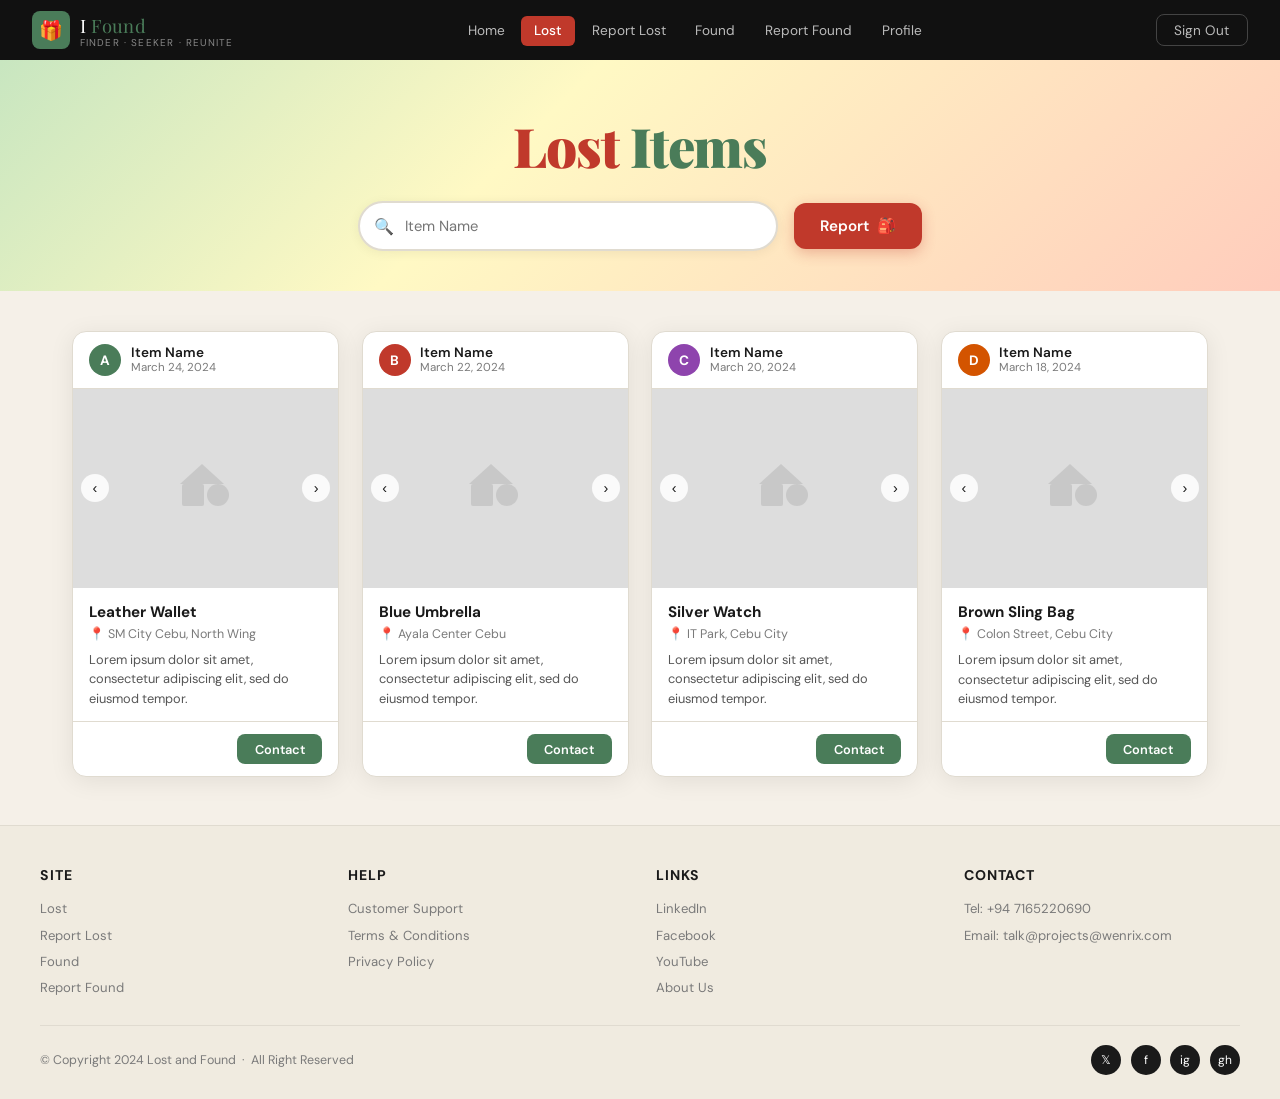
<file: Lostpage.html>
<!DOCTYPE html>
<html lang="en">
<head>
<meta charset="UTF-8" />
<meta name="viewport" content="width=device-width, initial-scale=1.0"/>
<title>Lost Page – I Found</title>
<link href="https://fonts.googleapis.com/css2?family=Playfair+Display:wght@700;900&family=DM+Sans:wght@300;400;500;600&display=swap" rel="stylesheet"/>
<style>
  :root {
    --cream:   #f5f0e8;
    --green:   #4a7c59;
    --red:     #c0392b;
    --dark:    #1a1a1a;
    --muted:   #7a7a7a;
    --card-bg: #ffffff;
    --border:  #e0dbd0;
    --shadow:  0 4px 24px rgba(0,0,0,0.08);
    --radius:  14px;
  }

  *, *::before, *::after { box-sizing: border-box; margin: 0; padding: 0; }

  body {
    font-family: 'DM Sans', sans-serif;
    background: var(--cream);
    color: var(--dark);
    min-height: 100vh;
    display: flex;
    flex-direction: column;
  }

  /* ── NAV ── */
  nav {
    background: #111;
    display: flex;
    align-items: center;
    justify-content: space-between;
    padding: 0 2rem;
    height: 60px;
    position: sticky;
    top: 0;
    z-index: 100;
  }

  .logo {
    display: flex;
    align-items: center;
    gap: .6rem;
    text-decoration: none;
  }

  .logo-icon {
    width: 38px; height: 38px;
    background: var(--green);
    border-radius: 8px;
    display: grid; place-items: center;
    font-size: 1.2rem;
  }

  .logo-text {
    color: #fff;
    font-family: 'Playfair Display', serif;
    font-size: 1.15rem;
    letter-spacing: .02em;
  }

  .logo-text span { color: var(--green); }

  .logo-sub {
    color: #888;
    font-size: .62rem;
    letter-spacing: .12em;
    text-transform: uppercase;
    display: block;
    line-height: 1;
  }

  nav ul {
    list-style: none;
    display: flex;
    gap: .25rem;
  }

  nav ul a {
    color: #bbb;
    text-decoration: none;
    font-size: .85rem;
    padding: .4rem .8rem;
    border-radius: 6px;
    transition: all .2s;
    font-weight: 400;
  }

  nav ul a:hover { color: #fff; background: #222; }
  nav ul a.active { color: #fff; background: var(--red); font-weight: 500; }

  .btn-signout {
    background: transparent;
    border: 1px solid #444;
    color: #bbb;
    padding: .4rem 1.1rem;
    border-radius: 8px;
    font-family: 'DM Sans', sans-serif;
    font-size: .85rem;
    cursor: pointer;
    transition: all .2s;
  }
  .btn-signout:hover { border-color: #fff; color: #fff; }

  /* ── HERO ── */
  .hero {
    background: linear-gradient(135deg, #c8e6c0 0%, #fff9c4 40%, #ffccbc 100%);
    padding: 3.5rem 2rem 2.5rem;
    text-align: center;
  }

  .hero h1 {
    font-family: 'Playfair Display', serif;
    font-size: clamp(2.2rem, 5vw, 3.4rem);
    font-weight: 900;
    letter-spacing: -.02em;
    line-height: 1.1;
    color: var(--red);
  }

  .hero h1 span { color: var(--green); }

  /* ── SEARCH ROW ── */
  .search-row {
    display: flex;
    justify-content: center;
    align-items: center;
    gap: 1rem;
    margin-top: 1.6rem;
    flex-wrap: wrap;
  }

  .search-wrap {
    position: relative;
    width: min(420px, 90vw);
  }

  .search-wrap input {
    width: 100%;
    padding: .8rem 1rem .8rem 2.8rem;
    border: 2px solid var(--border);
    border-radius: 40px;
    font-family: 'DM Sans', sans-serif;
    font-size: .92rem;
    background: #fff;
    color: var(--dark);
    outline: none;
    transition: border-color .2s;
    box-shadow: 0 2px 12px rgba(0,0,0,.06);
  }
  .search-wrap input:focus { border-color: var(--green); }

  .search-wrap .ico {
    position: absolute;
    left: 1rem; top: 50%;
    transform: translateY(-50%);
    color: var(--muted);
    font-size: 1rem;
  }

  .btn-report {
    background: var(--red);
    color: #fff;
    border: none;
    padding: .8rem 1.6rem;
    border-radius: 12px;
    font-family: 'DM Sans', sans-serif;
    font-weight: 600;
    font-size: .95rem;
    cursor: pointer;
    display: flex;
    align-items: center;
    gap: .5rem;
    transition: transform .15s, box-shadow .15s;
    box-shadow: 0 4px 14px rgba(192,57,43,.3);
  }
  .btn-report:hover { transform: translateY(-2px); box-shadow: 0 6px 20px rgba(192,57,43,.4); }
  .btn-report:active { transform: translateY(0); }

  /* ── CARDS GRID ── */
  main {
    flex: 1;
    padding: 2.5rem 2rem 3rem;
    max-width: 1200px;
    margin: 0 auto;
    width: 100%;
  }

  .grid {
    display: grid;
    grid-template-columns: repeat(auto-fill, minmax(240px, 1fr));
    gap: 1.4rem;
  }

  .card {
    background: var(--card-bg);
    border-radius: var(--radius);
    box-shadow: var(--shadow);
    border: 1px solid var(--border);
    overflow: hidden;
    display: flex;
    flex-direction: column;
    transition: transform .2s, box-shadow .2s;
    animation: fadeUp .4s ease both;
  }
  .card:hover { transform: translateY(-4px); box-shadow: 0 10px 32px rgba(0,0,0,.12); }

  @keyframes fadeUp {
    from { opacity:0; transform: translateY(16px); }
    to   { opacity:1; transform: translateY(0); }
  }

  .card:nth-child(1) { animation-delay:.05s; }
  .card:nth-child(2) { animation-delay:.12s; }
  .card:nth-child(3) { animation-delay:.19s; }
  .card:nth-child(4) { animation-delay:.26s; }

  /* card header */
  .card-header {
    display: flex;
    align-items: center;
    gap: .6rem;
    padding: .75rem 1rem;
    border-bottom: 1px solid var(--border);
  }

  .avatar {
    width: 32px; height: 32px;
    border-radius: 50%;
    background: var(--green);
    color: #fff;
    display: grid; place-items: center;
    font-weight: 700;
    font-size: .85rem;
    flex-shrink: 0;
  }

  .card-meta { line-height: 1.2; }
  .card-meta .name { font-weight: 600; font-size: .85rem; }
  .card-meta .date { font-size: .72rem; color: var(--muted); }

  /* carousel */
  .carousel {
    position: relative;
    background: #e8e8e8;
    aspect-ratio: 4/3;
    display: flex;
    align-items: center;
    justify-content: center;
    overflow: hidden;
  }

  .carousel-img {
    width: 100%; height: 100%;
    object-fit: cover;
    display: flex;
    align-items: center;
    justify-content: center;
  }

  .placeholder-img {
    display: flex;
    flex-direction: column;
    align-items: center;
    justify-content: center;
    gap: .5rem;
    width: 100%; height: 100%;
    background: #ddd;
  }

  .placeholder-img svg { opacity: .4; }

  .carousel-btn {
    position: absolute;
    top: 50%; transform: translateY(-50%);
    background: rgba(255,255,255,.85);
    border: none;
    width: 28px; height: 28px;
    border-radius: 50%;
    display: grid; place-items: center;
    cursor: pointer;
    font-size: .9rem;
    color: var(--dark);
    transition: background .15s;
    z-index: 2;
  }
  .carousel-btn:hover { background: #fff; }
  .carousel-btn.prev { left: .5rem; }
  .carousel-btn.next { right: .5rem; }

  /* card body */
  .card-body {
    padding: .85rem 1rem;
    flex: 1;
    display: flex;
    flex-direction: column;
    gap: .3rem;
  }

  .card-title { font-weight: 700; font-size: .95rem; }
  .card-location { font-size: .78rem; color: var(--muted); display: flex; align-items: center; gap: .25rem; }
  .card-desc { font-size: .8rem; color: #555; line-height: 1.5; margin-top: .2rem; }

  .card-footer {
    padding: .75rem 1rem;
    border-top: 1px solid var(--border);
    display: flex;
    justify-content: flex-end;
  }

  .btn-contact {
    background: var(--green);
    color: #fff;
    border: none;
    padding: .4rem 1.1rem;
    border-radius: 8px;
    font-family: 'DM Sans', sans-serif;
    font-size: .8rem;
    font-weight: 600;
    cursor: pointer;
    transition: opacity .15s, transform .15s;
  }
  .btn-contact:hover { opacity: .88; transform: scale(1.03); }

  /* ── FOOTER ── */
  footer {
    background: #f0ebe0;
    border-top: 1px solid var(--border);
    padding: 2.5rem 2rem 1.5rem;
  }

  .footer-inner {
    max-width: 1200px;
    margin: 0 auto;
    display: grid;
    grid-template-columns: repeat(auto-fit, minmax(140px, 1fr));
    gap: 2rem;
  }

  .footer-col h4 {
    font-weight: 700;
    font-size: .88rem;
    margin-bottom: .75rem;
    text-transform: uppercase;
    letter-spacing: .06em;
    color: var(--dark);
  }

  .footer-col a, .footer-col p {
    display: block;
    font-size: .82rem;
    color: var(--muted);
    text-decoration: none;
    line-height: 2;
    transition: color .15s;
  }
  .footer-col a:hover { color: var(--dark); }

  .footer-bottom {
    max-width: 1200px;
    margin: 1.5rem auto 0;
    padding-top: 1.2rem;
    border-top: 1px solid var(--border);
    display: flex;
    align-items: center;
    justify-content: space-between;
    flex-wrap: wrap;
    gap: .5rem;
  }

  .footer-bottom p { font-size: .78rem; color: var(--muted); }

  .social-icons { display: flex; gap: .6rem; }
  .social-icons a {
    width: 30px; height: 30px;
    border-radius: 50%;
    background: var(--dark);
    color: #fff;
    display: grid; place-items: center;
    text-decoration: none;
    font-size: .75rem;
    transition: background .15s;
  }
  .social-icons a:hover { background: var(--green); }
</style>
</head>
<body>

<!-- NAV -->
<nav>
  <a class="logo" href="#">
    <div class="logo-icon">🎁</div>
    <div>
      <span class="logo-text">I <span>Found</span></span>
      <span class="logo-sub">finder · seeker · reunite</span>
    </div>
  </a>

  <ul>
    <li><a href="#">Home</a></li>
    <li><a href="#" class="active">Lost</a></li>
    <li><a href="#">Report Lost</a></li>
    <li><a href="#">Found</a></li>
    <li><a href="#">Report Found</a></li>
    <li><a href="#">Profile</a></li>
  </ul>

  <button class="btn-signout">Sign Out</button>
</nav>

<!-- HERO -->
<section class="hero">
  <h1>Lost <span>Items</span></h1>

  <div class="search-row">
    <div class="search-wrap">
      <span class="ico">🔍</span>
      <input type="text" placeholder="Item Name" id="searchInput" oninput="filterCards()"/>
    </div>
    <button class="btn-report">Report &nbsp;🎒</button>
  </div>
</section>

<!-- CARDS -->
<main>
  <div class="grid" id="cardGrid">

    <!-- Card 1 -->
    <article class="card" data-title="Leather Wallet">
      <div class="card-header">
        <div class="avatar">A</div>
        <div class="card-meta">
          <div class="name">Item Name</div>
          <div class="date">March 24, 2024</div>
        </div>
      </div>
      <div class="carousel">
        <div class="placeholder-img">
          <svg width="64" height="64" viewBox="0 0 64 64" fill="none">
            <rect x="8" y="28" width="22" height="22" rx="2" fill="#aaa"/>
            <circle cx="44" cy="39" r="11" fill="#aaa"/>
            <polygon points="28,8 50,28 6,28" fill="#aaa"/>
          </svg>
        </div>
        <button class="carousel-btn prev">&#8249;</button>
        <button class="carousel-btn next">&#8250;</button>
      </div>
      <div class="card-body">
        <div class="card-title">Leather Wallet</div>
        <div class="card-location">📍 SM City Cebu, North Wing</div>
        <p class="card-desc">Lorem ipsum dolor sit amet, consectetur adipiscing elit, sed do eiusmod tempor.</p>
      </div>
      <div class="card-footer">
        <button class="btn-contact">Contact</button>
      </div>
    </article>

    <!-- Card 2 -->
    <article class="card" data-title="Blue Umbrella">
      <div class="card-header">
        <div class="avatar" style="background:#c0392b;">B</div>
        <div class="card-meta">
          <div class="name">Item Name</div>
          <div class="date">March 22, 2024</div>
        </div>
      </div>
      <div class="carousel">
        <div class="placeholder-img">
          <svg width="64" height="64" viewBox="0 0 64 64" fill="none">
            <rect x="8" y="28" width="22" height="22" rx="2" fill="#aaa"/>
            <circle cx="44" cy="39" r="11" fill="#aaa"/>
            <polygon points="28,8 50,28 6,28" fill="#aaa"/>
          </svg>
        </div>
        <button class="carousel-btn prev">&#8249;</button>
        <button class="carousel-btn next">&#8250;</button>
      </div>
      <div class="card-body">
        <div class="card-title">Blue Umbrella</div>
        <div class="card-location">📍 Ayala Center Cebu</div>
        <p class="card-desc">Lorem ipsum dolor sit amet, consectetur adipiscing elit, sed do eiusmod tempor.</p>
      </div>
      <div class="card-footer">
        <button class="btn-contact">Contact</button>
      </div>
    </article>

    <!-- Card 3 -->
    <article class="card" data-title="Silver Watch">
      <div class="card-header">
        <div class="avatar" style="background:#8e44ad;">C</div>
        <div class="card-meta">
          <div class="name">Item Name</div>
          <div class="date">March 20, 2024</div>
        </div>
      </div>
      <div class="carousel">
        <div class="placeholder-img">
          <svg width="64" height="64" viewBox="0 0 64 64" fill="none">
            <rect x="8" y="28" width="22" height="22" rx="2" fill="#aaa"/>
            <circle cx="44" cy="39" r="11" fill="#aaa"/>
            <polygon points="28,8 50,28 6,28" fill="#aaa"/>
          </svg>
        </div>
        <button class="carousel-btn prev">&#8249;</button>
        <button class="carousel-btn next">&#8250;</button>
      </div>
      <div class="card-body">
        <div class="card-title">Silver Watch</div>
        <div class="card-location">📍 IT Park, Cebu City</div>
        <p class="card-desc">Lorem ipsum dolor sit amet, consectetur adipiscing elit, sed do eiusmod tempor.</p>
      </div>
      <div class="card-footer">
        <button class="btn-contact">Contact</button>
      </div>
    </article>

    <!-- Card 4 -->
    <article class="card" data-title="Brown Sling Bag">
      <div class="card-header">
        <div class="avatar" style="background:#d35400;">D</div>
        <div class="card-meta">
          <div class="name">Item Name</div>
          <div class="date">March 18, 2024</div>
        </div>
      </div>
      <div class="carousel">
        <div class="placeholder-img">
          <svg width="64" height="64" viewBox="0 0 64 64" fill="none">
            <rect x="8" y="28" width="22" height="22" rx="2" fill="#aaa"/>
            <circle cx="44" cy="39" r="11" fill="#aaa"/>
            <polygon points="28,8 50,28 6,28" fill="#aaa"/>
          </svg>
        </div>
        <button class="carousel-btn prev">&#8249;</button>
        <button class="carousel-btn next">&#8250;</button>
      </div>
      <div class="card-body">
        <div class="card-title">Brown Sling Bag</div>
        <div class="card-location">📍 Colon Street, Cebu City</div>
        <p class="card-desc">Lorem ipsum dolor sit amet, consectetur adipiscing elit, sed do eiusmod tempor.</p>
      </div>
      <div class="card-footer">
        <button class="btn-contact">Contact</button>
      </div>
    </article>

  </div>
</main>

<!-- FOOTER -->
<footer>
  <div class="footer-inner">
    <div class="footer-col">
      <h4>Site</h4>
      <a href="#">Lost</a>
      <a href="#">Report Lost</a>
      <a href="#">Found</a>
      <a href="#">Report Found</a>
    </div>
    <div class="footer-col">
      <h4>Help</h4>
      <a href="#">Customer Support</a>
      <a href="#">Terms & Conditions</a>
      <a href="#">Privacy Policy</a>
    </div>
    <div class="footer-col">
      <h4>Links</h4>
      <a href="#">LinkedIn</a>
      <a href="#">Facebook</a>
      <a href="#">YouTube</a>
      <a href="#">About Us</a>
    </div>
    <div class="footer-col">
      <h4>Contact</h4>
      <p>Tel: +94 7165220690</p>
      <p>Email: talk@projects@wenrix.com</p>
    </div>
  </div>

  <div class="footer-bottom">
    <p>© Copyright 2024 Lost and Found &nbsp;·&nbsp; All Right Reserved</p>
    <div class="social-icons">
      <a href="#" title="Twitter">𝕏</a>
      <a href="#" title="Facebook">f</a>
      <a href="#" title="Instagram">ig</a>
      <a href="#" title="GitHub">gh</a>
    </div>
  </div>
</footer>

<script>
  // Search / filter
  function filterCards() {
    const q = document.getElementById('searchInput').value.toLowerCase();
    document.querySelectorAll('.card').forEach(card => {
      const title = card.dataset.title.toLowerCase();
      const desc  = card.querySelector('.card-desc').textContent.toLowerCase();
      card.style.display = (title.includes(q) || desc.includes(q)) ? '' : 'none';
    });
  }

  // Carousel stub (cycles placeholder message if you add real images later)
  document.querySelectorAll('.carousel').forEach(c => {
    let idx = 0;
    const imgs = ['🖼️', '📷', '🗂️'];
    c.querySelector('.prev').addEventListener('click', () => {
      idx = (idx - 1 + imgs.length) % imgs.length;
    });
    c.querySelector('.next').addEventListener('click', () => {
      idx = (idx + 1) % imgs.length;
    });
  });

  // Contact button
  document.querySelectorAll('.btn-contact').forEach(btn => {
    btn.addEventListener('click', () => {
      alert('Contact form coming soon! 📬');
    });
  });

  // Report button
  document.querySelector('.btn-report').addEventListener('click', () => {
    alert('Report Lost Item form coming soon! 📋');
  });
</script>
</body>
</html>
</file>
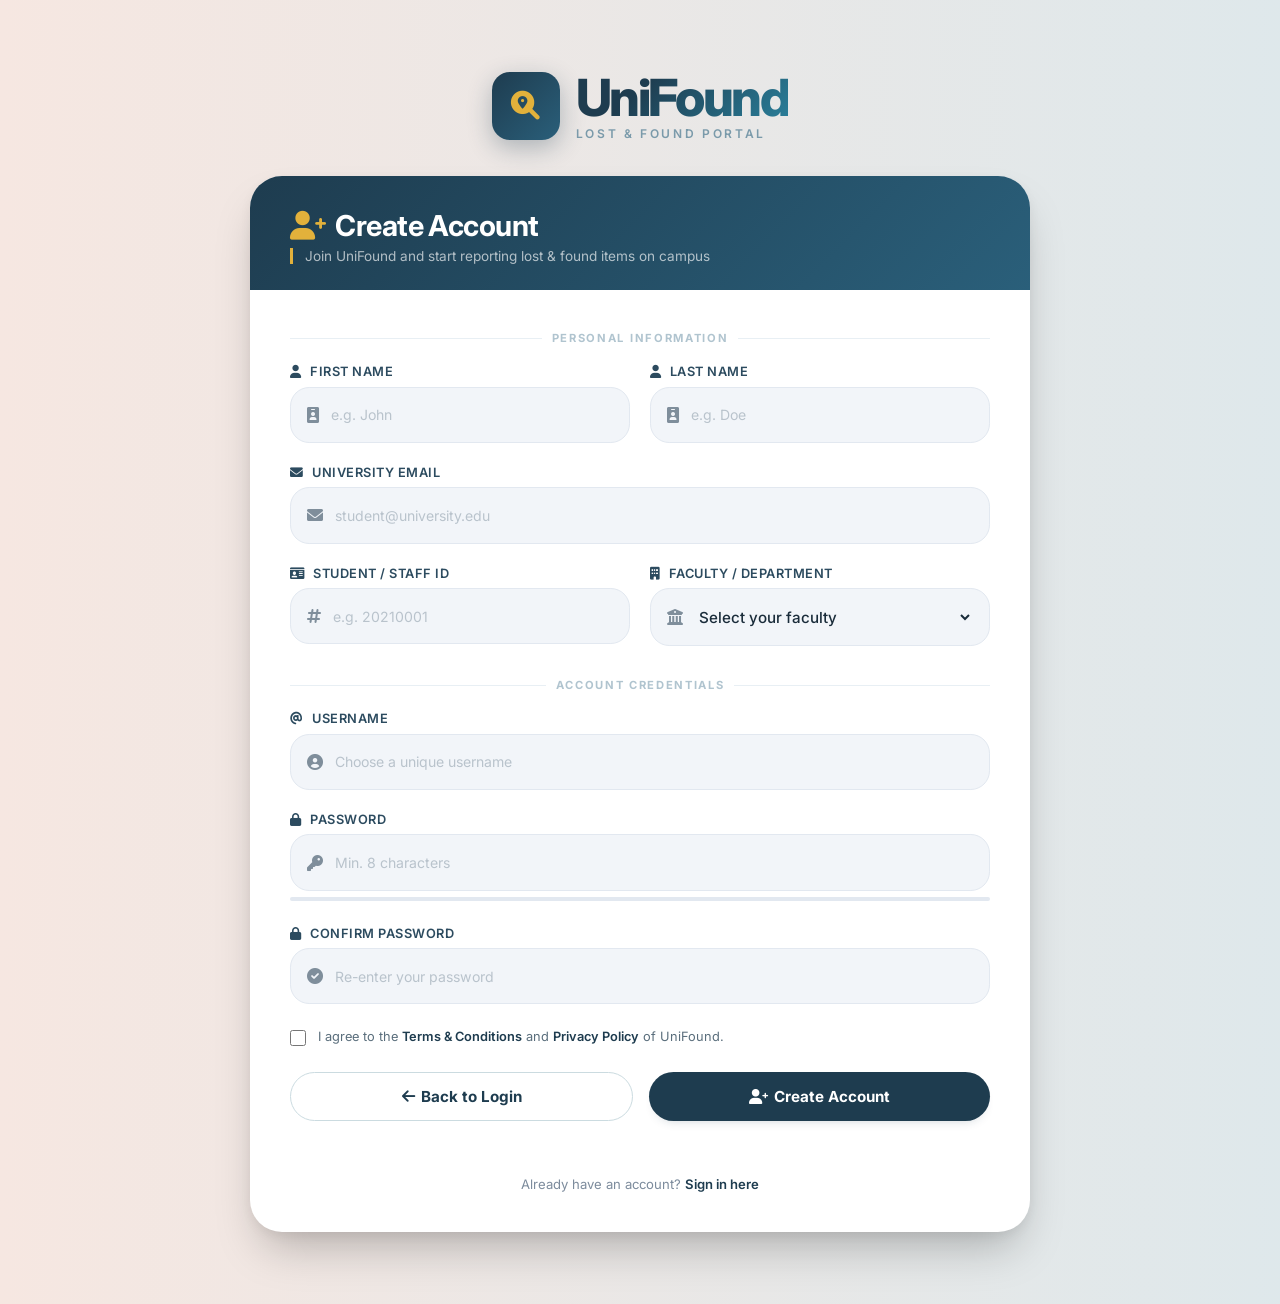
<file: Register.html>
<!DOCTYPE html>
<html lang="en">
<head>
  <meta charset="UTF-8">
  <meta name="viewport" content="width=device-width, initial-scale=1.0, user-scalable=yes">
  <title>UniFound - Create Account</title>
  <link href="https://fonts.googleapis.com/css2?family=Inter:opsz,wght@14..32,300;14..32,400;14..32,500;14..32,600;14..32,700&display=swap" rel="stylesheet">
  <link rel="stylesheet" href="https://cdnjs.cloudflare.com/ajax/libs/font-awesome/6.0.0-beta3/css/all.min.css">
  <style>
    * { margin: 0; padding: 0; box-sizing: border-box; }

    body {
      background: linear-gradient(270deg, #f6e7e1, #dff5c7, #c7e9f5, #f6e7e1);
      background-size: 600% 600%;
      animation: gradientMove 12s ease infinite;
      font-family: 'Inter', sans-serif;
      min-height: 100vh;
      padding: 1.5rem;
      display: flex;
      align-items: flex-start;
      justify-content: center;
    }

    @keyframes gradientMove {
      0%   { background-position: 0% 50%; }
      50%  { background-position: 100% 50%; }
      100% { background-position: 0% 50%; }
    }

    .page-wrapper {
      display: flex;
      flex-direction: column;
      align-items: center;
      width: 100%;
      padding-top: 3rem;
      padding-bottom: 3rem;
    }

    /* ── BRAND HEADER ── */
    .main-title {
      display: flex;
      align-items: center;
      justify-content: center;
      gap: 1rem;
      margin-bottom: 36px;
    }

    .brand-icon {
      width: 68px; height: 68px;
      background: linear-gradient(135deg, #1E3C4F, #2A5F7A);
      border-radius: 18px;
      display: flex; align-items: center; justify-content: center;
      box-shadow: 0 8px 24px rgba(30,60,79,0.3);
      flex-shrink: 0;
    }
    .brand-icon i { color: #e2b13b; font-size: 1.8rem; }

    .brand-text { display: flex; flex-direction: column; align-items: flex-start; line-height: 1; }
    .brand-name {
      font-size: 3.2rem; font-weight: 800; letter-spacing: -0.05em;
      background: linear-gradient(135deg, #1E3C4F 30%, #2A7F9A);
      -webkit-background-clip: text; background-clip: text; color: transparent;
    }
    .brand-tagline {
      font-size: 0.75rem; font-weight: 600; letter-spacing: 0.22em;
      text-transform: uppercase; color: #7a9aaa; margin-top: 5px;
    }

    /* ── CARD ── */
    .reg-container {
      max-width: 780px;
      width: 100%;
      background: #fff;
      border-radius: 2rem;
      box-shadow: 0 25px 45px -12px rgba(0,0,0,0.25), 0 4px 12px rgba(0,0,0,0.05);
      overflow: hidden;
    }

    /* ── CARD HEADER BANNER ── */
    .reg-header {
      background: linear-gradient(135deg, #1E3C4F, #2A5F7A);
      padding: 2rem 2.5rem 1.6rem;
    }
    .reg-header-title {
      font-size: 1.8rem; font-weight: 700; color: #fff; letter-spacing: -0.02em;
      margin-bottom: 0.3rem;
    }
    .reg-header-sub {
      font-size: 0.85rem; color: rgba(255,255,255,0.65);
      border-left: 3px solid #e2b13b; padding-left: 0.75rem;
    }

    /* ── FORM BODY ── */
    .reg-body { padding: 2rem 2.5rem 2.5rem; }

    /* two-column row */
    .form-row {
      display: flex;
      gap: 1.2rem;
      flex-wrap: wrap;
    }
    .form-row .input-group { flex: 1; min-width: 200px; }

    .input-group {
      margin-bottom: 1.4rem;
      display: flex;
      flex-direction: column;
    }

    .input-group label {
      font-size: 0.8rem; font-weight: 600;
      text-transform: uppercase; letter-spacing: 0.5px;
      color: #2c4b5f; margin-bottom: 0.45rem;
    }

    .input-wrapper {
      display: flex; align-items: center;
      background: #f2f5f9;
      border-radius: 1.2rem;
      padding: 0.5rem 1rem;
      border: 1px solid #e2e8f0;
      transition: all 0.2s;
    }
    .input-wrapper i { color: #7f8e9b; font-size: 1rem; margin-right: 0.75rem; }
    .input-wrapper input, .input-wrapper select {
      border: none; background: transparent; width: 100%;
      font-size: 0.95rem; font-weight: 500; padding: 0.6rem 0;
      outline: none; font-family: 'Inter', sans-serif; color: #1a2c3a;
    }
    .input-wrapper select { cursor: pointer; }
    .input-wrapper input::placeholder { color: #b9c3cc; font-weight: 400; font-size: 0.88rem; }
    .input-wrapper:focus-within {
      border-color: #e2b13b;
      box-shadow: 0 0 0 3px rgba(226,177,59,0.2);
      background: #fff;
    }

    /* password strength bar */
    .strength-bar-wrap {
      height: 4px; background: #e2e8f0; border-radius: 99px;
      margin-top: 6px; overflow: hidden;
    }
    .strength-bar {
      height: 100%; width: 0; border-radius: 99px;
      transition: width 0.3s, background 0.3s;
    }
    .strength-label {
      font-size: 0.7rem; color: #9aafba; margin-top: 3px; text-align: right;
    }

    /* section divider */
    .section-label {
      font-size: 0.7rem; font-weight: 700; letter-spacing: 0.15em;
      text-transform: uppercase; color: #b0c4cf;
      display: flex; align-items: center; gap: 0.6rem;
      margin: 0.6rem 0 1.2rem;
    }
    .section-label::before, .section-label::after {
      content: ''; flex: 1; height: 1px; background: #e8eff4;
    }

    /* terms checkbox */
    .terms-row {
      display: flex; align-items: flex-start; gap: 0.75rem;
      margin-bottom: 1.6rem;
    }
    .terms-row input[type="checkbox"] {
      margin-top: 3px; accent-color: #1E3C4F;
      width: 16px; height: 16px; flex-shrink: 0; cursor: pointer;
    }
    .terms-row label {
      font-size: 0.8rem; color: #5a6e7c; line-height: 1.5; cursor: pointer;
    }
    .terms-row a { color: #1E3C4F; font-weight: 600; text-decoration: none; }
    .terms-row a:hover { color: #e2b13b; }

    /* buttons */
    .btn-row { display: flex; gap: 1rem; flex-wrap: wrap; }

    .btn {
      flex: 1; padding: 0.9rem 0;
      border-radius: 2.5rem; font-weight: 700;
      font-size: 0.95rem; cursor: pointer;
      transition: all 0.2s ease; text-align: center;
      border: none; font-family: 'Inter', sans-serif;
    }
    .btn-register {
      background: #1E3C4F; color: white;
      box-shadow: 0 6px 12px -8px rgba(30,60,79,0.3);
    }
    .btn-register:hover { background: #0f2e3f; transform: translateY(-2px); }

    .btn-back {
      background: transparent; color: #1E3C4F;
      border: 1.5px solid #cbdbe0;
    }
    .btn-back:hover { background: #f0f4fa; border-color: #1E3C4F; }

    /* toast */
    .toast-msg {
      background: #2c5a70; color: white;
      padding: 0.5rem 1rem; border-radius: 3rem;
      font-size: 0.75rem; font-weight: 500;
      text-align: center; margin-top: 1rem;
      opacity: 0; transition: opacity 0.2s; pointer-events: none;
    }
    .toast-msg.show { opacity: 1; }

    /* back link at bottom */
    .back-to-login {
      text-align: center; margin-top: 1.4rem;
      font-size: 0.82rem; color: #7c8b9c;
    }
    .back-to-login a {
      color: #1E3C4F; font-weight: 600; text-decoration: none; transition: color 0.2s;
    }
    .back-to-login a:hover { color: #e2b13b; }

    /* ── RESPONSIVE ── */
    @media (max-width: 600px) {
      .reg-header, .reg-body { padding-left: 1.5rem; padding-right: 1.5rem; }
      .form-row { flex-direction: column; gap: 0; }
      .btn-row { flex-direction: column; }
      .btn { width: 100%; }
    }
  </style>
</head>
<body>
<div class="page-wrapper">

  <!-- Brand Header -->
  <div class="main-title">
    <div class="brand-icon"><i class="fas fa-search-location"></i></div>
    <div class="brand-text">
      <span class="brand-name">UniFound</span>
      <span class="brand-tagline">Lost &amp; Found Portal</span>
    </div>
  </div>

  <!-- Registration Card -->
  <div class="reg-container">

    <!-- Card Banner -->
    <div class="reg-header">
      <div class="reg-header-title"><i class="fas fa-user-plus" style="margin-right:10px; color:#e2b13b;"></i>Create Account</div>
      <div class="reg-header-sub">Join UniFound and start reporting lost &amp; found items on campus</div>
    </div>

    <!-- Form -->
    <div class="reg-body">
      <form id="registerForm" novalidate>

        <div class="section-label">Personal Information</div>

        <div class="form-row">
          <div class="input-group">
            <label><i class="fas fa-user" style="margin-right:5px;"></i> First Name</label>
            <div class="input-wrapper">
              <i class="fas fa-id-badge"></i>
              <input type="text" id="firstName" placeholder="e.g. John" autocomplete="given-name">
            </div>
          </div>
          <div class="input-group">
            <label><i class="fas fa-user" style="margin-right:5px;"></i> Last Name</label>
            <div class="input-wrapper">
              <i class="fas fa-id-badge"></i>
              <input type="text" id="lastName" placeholder="e.g. Doe" autocomplete="family-name">
            </div>
          </div>
        </div>

        <div class="input-group">
          <label><i class="fas fa-envelope" style="margin-right:5px;"></i> University Email</label>
          <div class="input-wrapper">
            <i class="fas fa-envelope"></i>
            <input type="email" id="email" placeholder="student@university.edu" autocomplete="email">
          </div>
        </div>

        <div class="form-row">
          <div class="input-group">
            <label><i class="fas fa-id-card" style="margin-right:5px;"></i> Student / Staff ID</label>
            <div class="input-wrapper">
              <i class="fas fa-hashtag"></i>
              <input type="text" id="studentId" placeholder="e.g. 20210001">
            </div>
          </div>
          <div class="input-group">
            <label><i class="fas fa-building" style="margin-right:5px;"></i> Faculty / Department</label>
            <div class="input-wrapper">
              <i class="fas fa-university"></i>
              <select id="faculty">
                <option value="" disabled selected>Select your faculty</option>
                <option>Faculty of Computing</option>
                <option>Faculty of Engineering</option>
                <option>Faculty of Business</option>
                <option>Faculty of Science</option>
                <option>Faculty of Arts</option>
                <option>Faculty of Medicine</option>
                <option>Administrative Staff</option>
                <option>Other</option>
              </select>
            </div>
          </div>
        </div>

        <div class="section-label">Account Credentials</div>

        <div class="input-group">
          <label><i class="fas fa-at" style="margin-right:5px;"></i> Username</label>
          <div class="input-wrapper">
            <i class="fas fa-user-circle"></i>
            <input type="text" id="regUsername" placeholder="Choose a unique username" autocomplete="username">
          </div>
        </div>

        <div class="input-group">
          <label><i class="fas fa-lock" style="margin-right:5px;"></i> Password</label>
          <div class="input-wrapper">
            <i class="fas fa-key"></i>
            <input type="password" id="regPassword" placeholder="Min. 8 characters" autocomplete="new-password">
          </div>
          <div class="strength-bar-wrap"><div class="strength-bar" id="strengthBar"></div></div>
          <div class="strength-label" id="strengthLabel"></div>
        </div>

        <div class="input-group">
          <label><i class="fas fa-lock" style="margin-right:5px;"></i> Confirm Password</label>
          <div class="input-wrapper">
            <i class="fas fa-check-circle"></i>
            <input type="password" id="confirmPassword" placeholder="Re-enter your password" autocomplete="new-password">
          </div>
        </div>

        <!-- Terms -->
        <div class="terms-row">
          <input type="checkbox" id="termsCheck">
          <label for="termsCheck">
            I agree to the <a href="#">Terms &amp; Conditions</a> and <a href="#">Privacy Policy</a> of UniFound.
          </label>
        </div>

        <!-- Buttons -->
        <div class="btn-row">
          <button type="button" class="btn btn-back" id="backBtn"><i class="fas fa-arrow-left" style="margin-right:6px;"></i>Back to Login</button>
          <button type="submit" class="btn btn-register"><i class="fas fa-user-plus" style="margin-right:6px;"></i>Create Account</button>
        </div>

        <div id="regFeedback" class="toast-msg"></div>

      </form>

      <div class="back-to-login">
        Already have an account? <a href="unifound-login.html">Sign in here</a>
      </div>
    </div>
  </div>
</div>

<script>
document.addEventListener('DOMContentLoaded', function () {

  const form            = document.getElementById('registerForm');
  const backBtn         = document.getElementById('backBtn');
  const feedbackDiv     = document.getElementById('regFeedback');
  const passwordInput   = document.getElementById('regPassword');
  const confirmInput    = document.getElementById('confirmPassword');
  const strengthBar     = document.getElementById('strengthBar');
  const strengthLabel   = document.getElementById('strengthLabel');

  // ── Toast ──
  function showMessage(text, isError = false) {
    feedbackDiv.innerText = text;
    feedbackDiv.style.backgroundColor = isError ? '#bc5a3c' : '#2c7a50';
    feedbackDiv.classList.add('show');
    setTimeout(() => feedbackDiv.classList.remove('show'), 3200);
  }

  // ── Password strength ──
  passwordInput.addEventListener('input', function () {
    const val = this.value;
    let score = 0;
    if (val.length >= 8)              score++;
    if (/[A-Z]/.test(val))            score++;
    if (/[0-9]/.test(val))            score++;
    if (/[^A-Za-z0-9]/.test(val))    score++;

    const levels = [
      { w: '0%',   bg: 'transparent', label: '' },
      { w: '25%',  bg: '#e05252',     label: 'Weak' },
      { w: '50%',  bg: '#e2b13b',     label: 'Fair' },
      { w: '75%',  bg: '#4fb3d4',     label: 'Good' },
      { w: '100%', bg: '#4caf7d',     label: 'Strong' },
    ];
    const lvl = levels[score] || levels[0];
    strengthBar.style.width      = lvl.w;
    strengthBar.style.background = lvl.bg;
    strengthLabel.textContent    = lvl.label;
    strengthLabel.style.color    = lvl.bg;
  });

  // ── Back button ──
  backBtn.addEventListener('click', () => {
    window.location.href = 'unifound-login.html';
  });

  // ── Form submit ──
  form.addEventListener('submit', function (e) {
    e.preventDefault();

    const firstName = document.getElementById('firstName').value.trim();
    const lastName  = document.getElementById('lastName').value.trim();
    const email     = document.getElementById('email').value.trim();
    const studentId = document.getElementById('studentId').value.trim();
    const faculty   = document.getElementById('faculty').value;
    const username  = document.getElementById('regUsername').value.trim();
    const password  = passwordInput.value;
    const confirm   = confirmInput.value;
    const terms     = document.getElementById('termsCheck').checked;

    if (!firstName) { showMessage('❗ Please enter your first name.', true); return; }
    if (!lastName)  { showMessage('❗ Please enter your last name.', true);  return; }
    if (!email || !email.includes('@')) { showMessage('📧 Please enter a valid email address.', true); return; }
    if (!studentId) { showMessage('🪪 Please enter your Student/Staff ID.', true); return; }
    if (!faculty)   { showMessage('🏛️ Please select your faculty.', true); return; }
    if (!username)  { showMessage('👤 Please choose a username.', true); return; }
    if (password.length < 8) { showMessage('🔐 Password must be at least 8 characters.', true); return; }
    if (password !== confirm) { showMessage('🔑 Passwords do not match.', true); return; }
    if (!terms) { showMessage('📋 Please accept the Terms & Conditions.', true); return; }

    // Success
    showMessage(`🎉 Welcome, ${firstName}! Your account has been created successfully.`);
    setTimeout(() => { window.location.href = 'unifound-login.html'; }, 2500);
  });

});
</script>
</body>
</html>
</file>
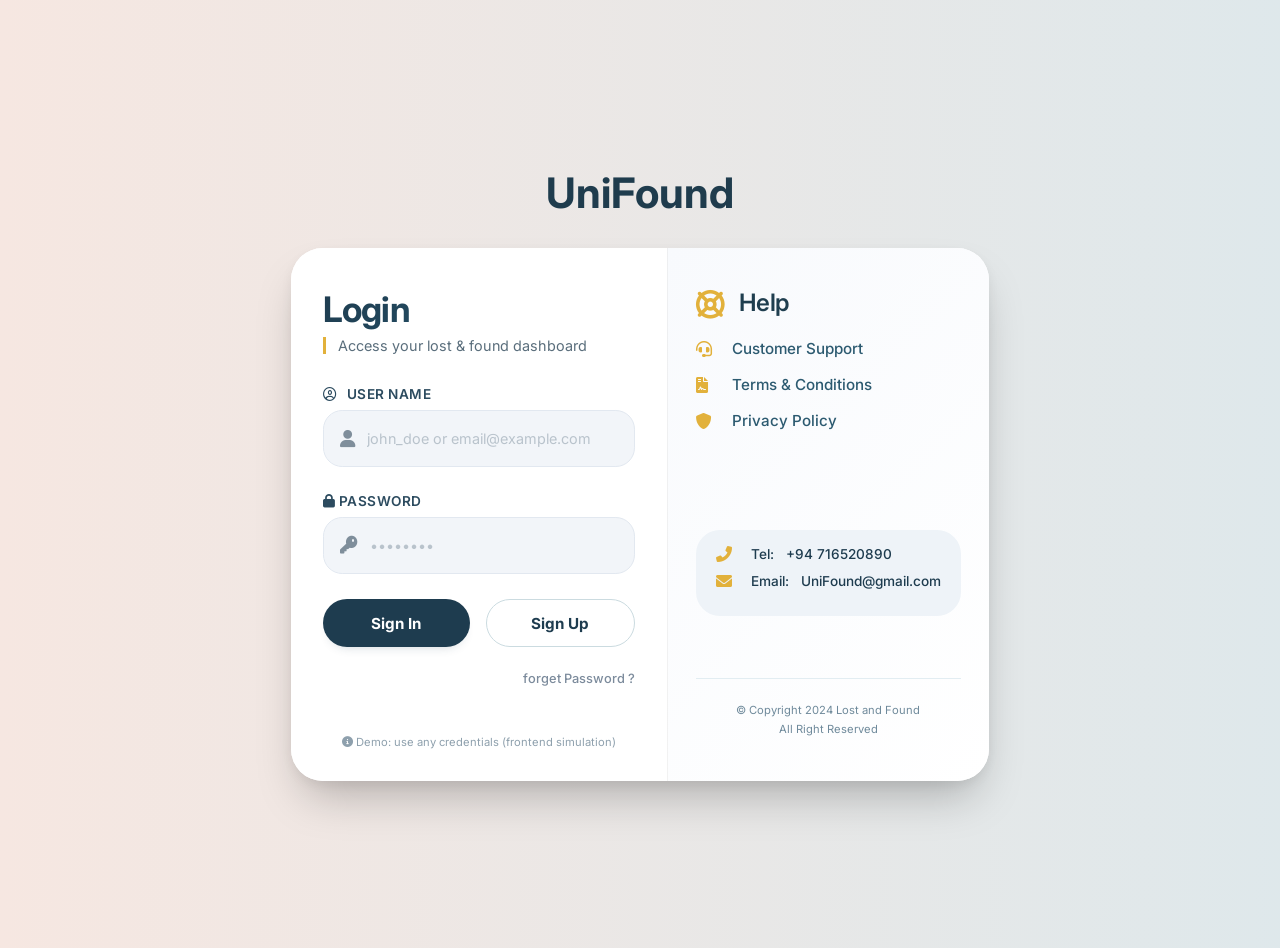
<file: LoginPage/LoginPage.html>
<!DOCTYPE html>
<html lang="en">
<head>
  <meta charset="UTF-8">
  <meta name="viewport" content="width=device-width, initial-scale=1.0, user-scalable=yes">
  <title>UniFound -Lost and Found | Login Portal</title>
  <link href="https://fonts.googleapis.com/css2?family=Inter:opsz,wght@14..32,300;14..32,400;14..32,500;14..32,600;14..32,700&display=swap" rel="stylesheet">
  <link rel="stylesheet" href="https://cdnjs.cloudflare.com/ajax/libs/font-awesome/6.0.0-beta3/css/all.min.css">
  <link rel="stylesheet" href="style.css">
</head>
<body>

<div class="page-wrapper">
  <div class="main-title">UniFound</div>

<div class="login-container">
  <div class="login-grid">
    <div class="form-section">
      <div class="login-title">Login</div>
      <div class="login-sub">Access your lost & found dashboard</div>

      <!-- Login form (Sign In) -->
      <form id="signinForm" action="#" method="post">
        <div class="input-group">
          <label><i class="far fa-user-circle" style="margin-right: 6px;"></i> User Name</label>
          <div class="input-wrapper">
            <i class="fas fa-user"></i>
            <input type="text" id="username" name="username" placeholder="john_doe or email@example.com" autocomplete="username">
          </div>
        </div>

        <div class="input-group">
          <label><i class="fas fa-lock"></i> Password</label>
          <div class="input-wrapper">
            <i class="fas fa-key"></i>
            <input type="password" id="password" name="password" placeholder="••••••••" autocomplete="current-password">
          </div>
        </div>

        <div class="button-group">
          <button type="submit" class="btn btn-signin" id="signInBtn">Sign In</button>
          <button type="button" class="btn btn-signup" id="signUpBtn">Sign Up</button>
        </div>

        <div class="forgot-link">
          <a href="#" id="forgotPasswordLink">forget Password ?</a>
        </div>

        <div id="formFeedback" class="toast-msg"></div>
        <div class="demo-hint">
          <i class="fas fa-info-circle"></i> Demo: use any credentials (frontend simulation)
        </div>
      </form>
    </div>

    <div class="info-section">
      <div>
        <div class="help-heading">
          <i class="fas fa-life-ring" style="font-size: 1.8rem; vertical-align: middle; margin-right: 8px; color: #e2b13b;"></i> 
          Help
        </div>
        <ul class="help-links">
          <li><a href="#" class="help-link-item" data-help="Customer Support"><i class="fas fa-headset"></i> Customer Support</a></li>
          <li><a href="#" class="help-link-item" data-help="Terms & Conditions"><i class="fas fa-file-contract"></i> Terms & Conditions</a></li>
          <li><a href="#" class="help-link-item" data-help="Privacy Policy"><i class="fas fa-shield-alt"></i> Privacy Policy</a></li>
        </ul>
      </div>

      <div class="contact-details">
        <p><i class="fas fa-phone-alt"></i> Tel: <a href="tel:+94716520890">+94 716520890</a></p>
        <p><i class="fas fa-envelope"></i> Email: <a href="mailto:UniFound@gmail.com">UniFound@gmail.com</a></p>
      </div>

      <div class="copyright">
        <p>© Copyright 2024 Lost and Found</p>
        <p>All Right Reserved</p>
      </div>
    </div>
  </div>
</div>

<script src="script.js"></script>
</body>

</html>
</file>
<file: LoginPage/style.css>
/* ============================================
   RESET & BASE STYLES
   ============================================ */
* {
  margin: 0;
  padding: 0;
  box-sizing: border-box;
}

.page-wrapper {
  display: flex;
  flex-direction: column;
  align-items: center;   /* centers horizontally */
  justify-content: center;
  min-height: 100vh;
}

.main-title {
  font-size: 42px;
  font-weight: 700;
  color: #1f3c4d;
  margin-bottom: 30px;
  text-align: center;
}

body {
  background: linear-gradient(270deg, #f6e7e1, #dff5c7, #c7e9f5, #f6e7e1);
  background-size: 600% 600%;
  animation: gradientMove 12s ease infinite;

  font-family: 'Inter', sans-serif;
  display: flex;
  align-items: center;
  justify-content: center;
  min-height: 100vh;
  padding: 1.5rem;
}

/* Animation */
@keyframes gradientMove {
  0% {
    background-position: 0% 50%;
  }
  50% {
    background-position: 100% 50%;
  }
  100% {
    background-position: 0% 50%;
  }
}


/* ============================================
   MAIN CONTAINER
   ============================================ */
.login-container {
  max-width: 1100px;
  width: 100%;
  background: #ffffff;
  border-radius: 2rem;
  box-shadow: 0 25px 45px -12px rgba(0, 0, 0, 0.25), 0 4px 12px rgba(0, 0, 0, 0.05);
  overflow: hidden;
  transition: all 0.2s ease;
}

/* ============================================
   TWO-COLUMN GRID
   ============================================ */
.login-grid {
  display: flex;
  flex-wrap: wrap;
}

/* LEFT COLUMN — LOGIN FORM */
.form-section {
  flex: 1.4;
  background: white;
  padding: 2.5rem 2rem 2rem 2rem;
}

/* RIGHT COLUMN — HELP & CONTACT */
.info-section {
  flex: 1;
  background: linear-gradient(135deg, #f8fafd 0%, #ffffff 100%);
  border-left: 1px solid rgba(0, 0, 0, 0.05);
  padding: 2.5rem 1.8rem;
  display: flex;
  flex-direction: column;
  justify-content: space-between;
}

/* ============================================
   TYPOGRAPHY & HEADINGS
   ============================================ */
.login-title {
  font-size: 2.2rem;
  font-weight: 700;
  letter-spacing: -0.02em;
  background: linear-gradient(135deg, #1E3C4F, #2A5F7A);
  -webkit-background-clip: text;
  background-clip: text;
  color: transparent;
  margin-bottom: 0.4rem;
}

.login-sub {
  color: #5a6e7c;
  font-size: 0.9rem;
  font-weight: 400;
  margin-bottom: 2rem;
  border-left: 3px solid #e2b13b;
  padding-left: 0.75rem;
}

/* ============================================
   FORM INPUTS
   ============================================ */
.input-group {
  margin-bottom: 1.6rem;
  display: flex;
  flex-direction: column;
}

.input-group label {
  font-size: 0.85rem;
  font-weight: 600;
  text-transform: uppercase;
  letter-spacing: 0.5px;
  color: #2c4b5f;
  margin-bottom: 0.5rem;
}

.input-wrapper {
  display: flex;
  align-items: center;
  background: #f2f5f9;
  border-radius: 1.2rem;
  padding: 0.5rem 1rem;
  border: 1px solid #e2e8f0;
  transition: all 0.2s;
}

.input-wrapper i {
  color: #7f8e9b;
  font-size: 1.1rem;
  margin-right: 0.75rem;
}

.input-wrapper input {
  border: none;
  background: transparent;
  width: 100%;
  font-size: 1rem;
  font-weight: 500;
  padding: 0.6rem 0;
  outline: none;
  font-family: 'Inter', sans-serif;
  color: #1a2c3a;
}

.input-wrapper input::placeholder {
  color: #b9c3cc;
  font-weight: 400;
  font-size: 0.9rem;
}

.input-wrapper:focus-within {
  border-color: #e2b13b;
  box-shadow: 0 0 0 3px rgba(226, 177, 59, 0.2);
  background: #ffffff;
}

/* ============================================
   BUTTONS
   ============================================ */
.button-group {
  display: flex;
  flex-wrap: wrap;
  gap: 1rem;
  margin-top: 0.5rem;
  margin-bottom: 1.2rem;
}

.btn {
  flex: 1;
  padding: 0.85rem 0;
  border-radius: 2.5rem;
  font-weight: 700;
  font-size: 0.95rem;
  cursor: pointer;
  transition: all 0.2s ease;
  text-align: center;
  border: none;
  font-family: 'Inter', sans-serif;
}

.btn-signin {
  background: #1E3C4F;
  color: white;
  box-shadow: 0 6px 12px -8px rgba(30, 60, 79, 0.3);
}

.btn-signin:hover {
  background: #0f2e3f;
  transform: translateY(-2px);
}

.btn-signup {
  background: transparent;
  color: #1E3C4F;
  border: 1.5px solid #cbdbe0;
}

.btn-signup:hover {
  background: #f0f4fa;
  border-color: #1E3C4F;
}

.forgot-link {
  text-align: right;
  margin: 0.5rem 0 1rem 0;
}

.forgot-link a {
  font-size: 0.8rem;
  color: #7c8b9c;
  text-decoration: none;
  font-weight: 500;
  transition: color 0.2s;
}

.forgot-link a:hover {
  color: #e2b13b;
  text-decoration: underline;
}

/* ============================================
   HELP SECTION STYLES
   ============================================ */
.help-heading {
  font-size: 1.5rem;
  font-weight: 600;
  color: #1f3e4f;
  margin-bottom: 1.2rem;
  letter-spacing: -0.2px;
}

.help-links {
  list-style: none;
  margin-bottom: 2.5rem;
}

.help-links li {
  margin-bottom: 1rem;
}

.help-links a {
  text-decoration: none;
  font-weight: 500;
  color: #2c5a70;
  display: inline-flex;
  align-items: center;
  gap: 0.6rem;
  font-size: 0.95rem;
  transition: 0.2s;
}

.help-links a i {
  width: 1.6rem;
  font-size: 1rem;
  color: #e2b13b;
}

.help-links a:hover {
  color: #e2b13b;
  transform: translateX(4px);
}

/* ============================================
   CONTACT & COPYRIGHT
   ============================================ */
.contact-details {
  margin-top: 1rem;
  background: #eef3f8;
  border-radius: 1.5rem;
  padding: 1rem 1.2rem;
}

.contact-details p {
  display: flex;
  align-items: center;
  gap: 0.8rem;
  font-size: 0.85rem;
  font-weight: 500;
  color: #1e3c4f;
  margin-bottom: 0.7rem;
}

.contact-details p i {
  width: 1.4rem;
  font-size: 1rem;
  color: #e2b13b;
}

.contact-details a {
  text-decoration: none;
  color: #1e3c4f;
  transition: color 0.2s;
}

.contact-details a:hover {
  color: #e2b13b;
}

.copyright {
  border-top: 1px solid #e2edf2;
  margin-top: 1.2rem;
  padding-top: 1.5rem;
  font-size: 0.7rem;
  color: #6f8a9b;
  text-align: center;
}

.copyright p {
  margin-bottom: 0.3rem;
}

/* ============================================
   TOAST MESSAGES & DEMO HINT
   ============================================ */
.toast-msg {
  background: #2c5a70;
  color: white;
  padding: 0.5rem 1rem;
  border-radius: 3rem;
  font-size: 0.75rem;
  font-weight: 500;
  text-align: center;
  margin-top: 0.75rem;
  opacity: 0;
  transition: opacity 0.2s;
  pointer-events: none;
}

.toast-msg.show {
  opacity: 1;
}

.demo-hint {
  font-size: 0.7rem;
  text-align: center;
  margin-top: 1rem;
  color: #8ea0ad;
}

/* ============================================
   RESPONSIVE DESIGN
   ============================================ */
@media (max-width: 780px) {
  .login-grid {
    flex-direction: column;
  }
  
  .info-section {
    border-left: none;
    border-top: 1px solid #eef2f6;
  }
  
  .form-section {
    padding: 2rem 1.5rem;
  }
  
  .button-group {
    flex-direction: column;
  }
  
  .btn {
    width: 100%;
  }
}
</file>
